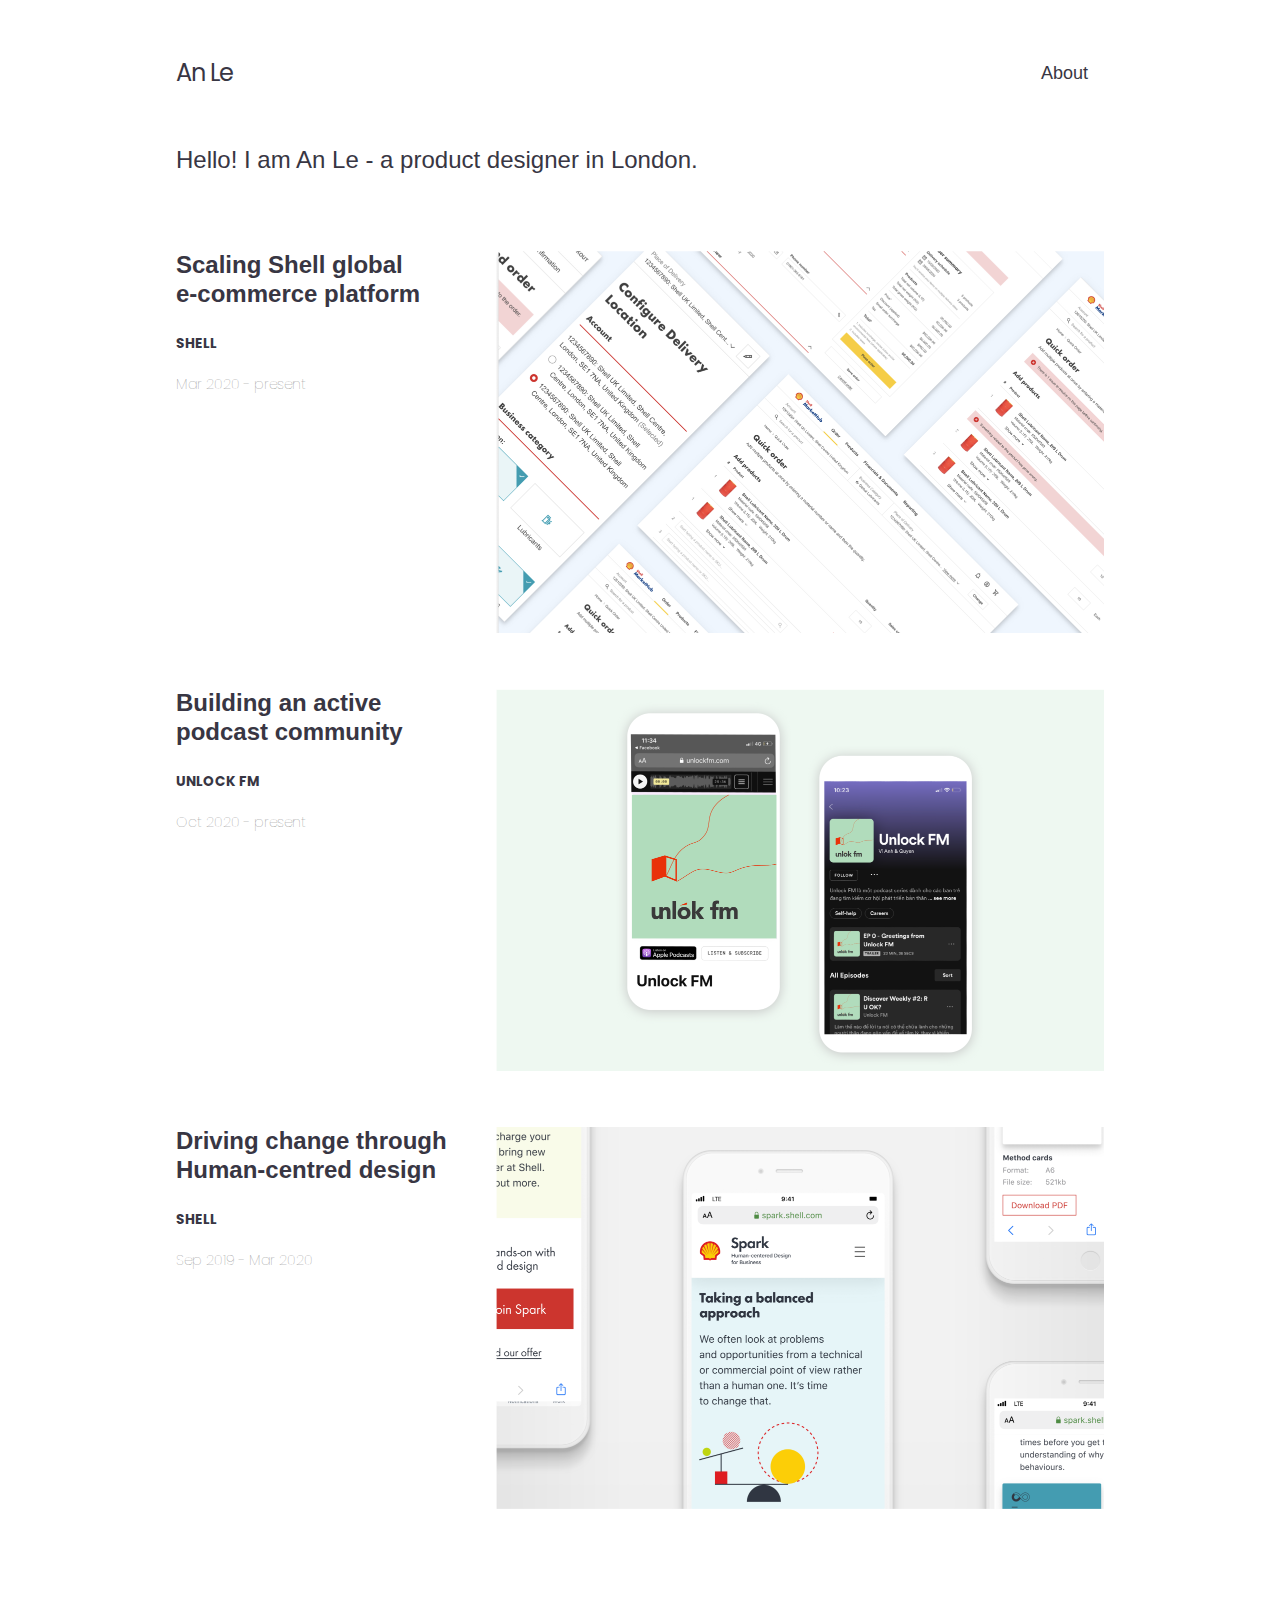
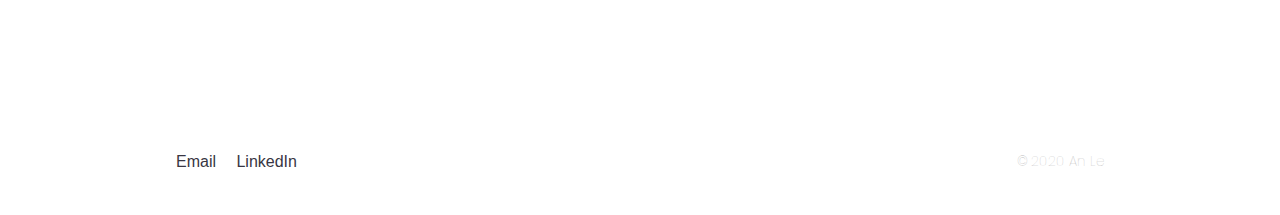
<file: index.html>
<!DOCTYPE html>
<html lang="en">
<head>
    <meta charset="UTF-8">
    <meta name="viewport" content="width=device-width, initial-scale=1.0">
    <title>An Le's Portfolio</title>
    <link href="css/style.css" type="text/css" rel="stylesheet">
    <link href="https://fonts.googleapis.com/css2?family=Poppins:wght@300;500;700&display=swap" rel="stylesheet">


</head>
<body>
    <!--Header-->
    <header>
            <a class="logo" href="index.html">An Le</a>
            <nav>
            <ul class="nav-right">
                
                <li><h3  class="light"><a class="about" href="about.html">About</a></h3></li>
            </ul>
        </nav>
    </header>

    <!--Main-->
    <div class="main">
        <h2 class="light">Hello! I am An Le - a product designer in London.</h2>
    </div>

    <!--Projects-->
    <div class="project">
        <div>
        <a class="title"href="smh.html">
            <h2 class="bold">Scaling Shell global<br>e-commerce platform</h2>
            <p class="company">SHELL</p>
            <p class="date">Mar 2020 - present </p>
        </a>
        </div>
        <div class="image">
            <a href="smh.html">
            <img src="resources/images/smh_home.jpg" data-image-dimensions="608x382" style= "width: 100%; height: 100%; object-fit: cover">
        </div>
    </div>

    <div class="project">
        <div>
        <a class="title"href="unlock.html">
            <h2 class="bold">Building an active <br> podcast community</h2>
            <p class="company">UNLOCK FM</p>
            <p class="date"> Oct 2020 - present</p>
        </a>
        </div>
        <div class="image">
            <a href="unlock.html">
            <img src="resources/images/unlock_home.png" data-image-dimensions="608x382" style= "width: 100%; height: 100%; object-fit: cover">
        </div>
    </div>



    <div class="project">
        <div>
        <a class="title"href="spark.html">
            <h2 class="bold">Driving change through <br> Human-centred design </h2>
            <p class="company">SHELL</p>
            <p class="date">Sep 2019 - Mar 2020 </p>
        </a>
        </div>
        <div class="image">
            <a href="spark.html">
            <img src="resources/images/spark_home.png" data-image-dimensions="608x382" style= "width: 100%; height: 100%; object-fit: cover">
        </div>
    </div>



   
    <!--Footer-->


 <footer>
    <ul>
    <li><a href="mailto:lquynhan@gmail.com" target="_blank">Email</a></li>
    <li><a  href="https://www.linkedin.com/in/an-le-5aa27774/" target="_blank">LinkedIn</a></li>
    </ul>
    <p class="copyright"> © 2020 An Le</p>

</footer>




</body>
</html>
</file>
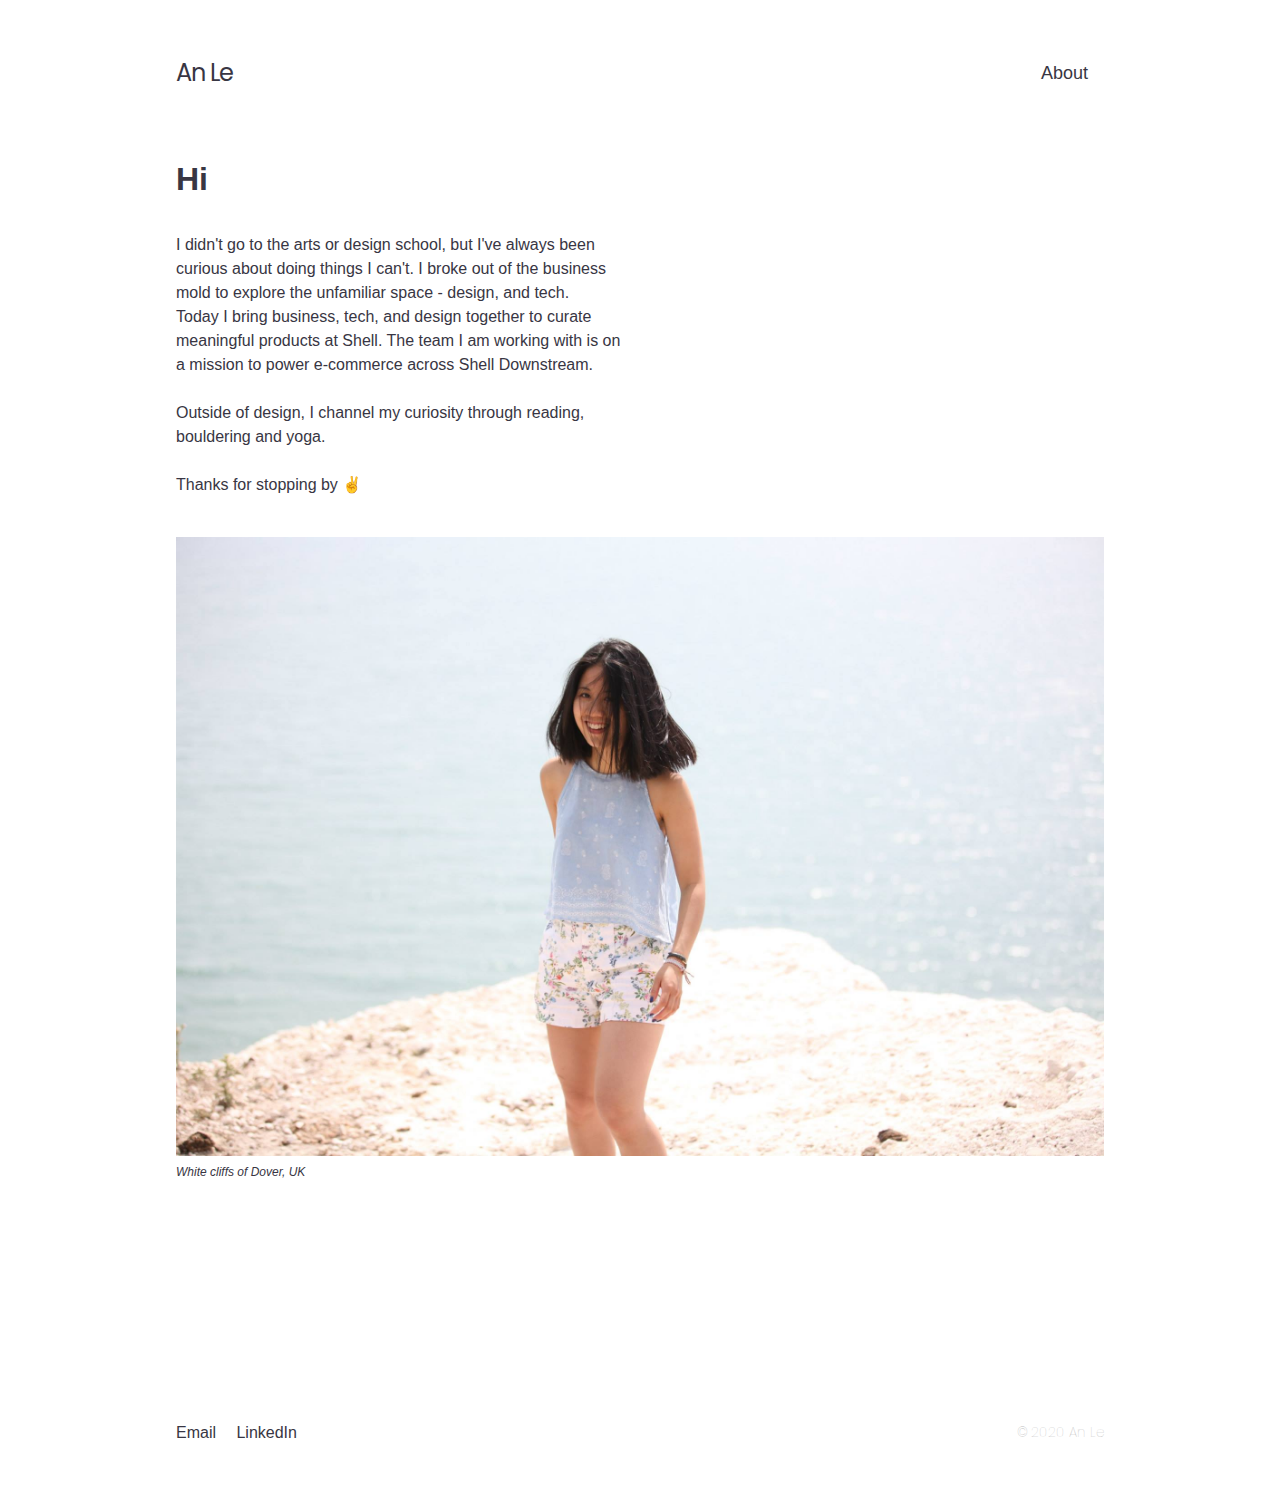
<file: about.html>
<!DOCTYPE html>
<html lang="en">
<head>
    <meta charset="UTF-8">
    <meta name="viewport" content="width=device-width, initial-scale=1.0">
    <title>About</title>
    <link href="css/style.css" type="text/css" rel="stylesheet">
    <link href="https://fonts.googleapis.com/css2?family=Poppins:wght@300;500;700&display=swap" rel="stylesheet">

</head>


<body>
        <!--Header-->
        <header>
                <a class="logo" href="index.html">An Le</a>
                <nav>
                <ul class="nav-right">
                    <li><h3  class="light"><a class="about" href="about.html">About</a></h3></li>
                </ul>
            </nav>
        </header>
    
        <!--Main-->
        <div class="text">
            <div class="phase"> 
                <h1 class="phase-title">Hi</h1><br>
            <p>I didn't go to the arts or design school, but I've always been curious about doing things I can't. I broke out of the business mold to explore the unfamiliar space - design, and tech. <br> Today I bring business, tech, and design together to curate meaningful products at Shell. The team I am working with is on a mission to power e-commerce across Shell Downstream. 
                <br>
                <br>
                Outside of design, I channel my curiosity through reading, bouldering and yoga.<br><br> Thanks for stopping by ✌️</p>
            </div>
        </div>
        <div class="contextual-image">
            <img src="resources/images/spark_about.jpg" data-image-dimensions="608x382" style= "width: 100%; height: 100%; object-fit: cover">
        </div>
        <div class="image-description">
            White cliffs of Dover, UK
        </div>
        
 <!--Footer-->


<footer> 
    <ul>
    <li><a href="mailto:lquynhan@gmail.com" target="_blank">Email</a></li>
    <li><a  href="https://www.linkedin.com/in/an-le-5aa27774/" target="_blank">LinkedIn</a></li>
    </ul>
    <p class="copyright"> © 2020 An Le</p>
    
</footer>

</body>
</html>
</file>
<file: css/style.css>
/*reset*/

* {
    -webkit-font-smoothing: antialiased;
    -moz-osx-font-smoothing: grayscale;
  }
  

html, body, div, span, applet, object, iframe,
h1, h2, h3, h4, h5, h6, p, blockquote, pre,
a, abbr, acronym, address, big, cite, code,
del, dfn, em, img, ins, kbd, q, s, samp,
small, strike, strong, sub, sup, tt, var,
b, u, i, center,
dl, dt, dd, ol, ul, li,
fieldset, form, label, legend,
table, caption, tbody, tfoot, thead, tr, th, td,
article, aside, canvas, details, embed,
figure, figcaption, footer, header, hgroup,
menu, nav, output, ruby, section, summary,
time, mark, audio, video {

  border: 0;
  vertical-align: baseline;
  text-decoration: none;
  margin-block-start: 0em;
    margin-block-end: 0em;
    padding-inline-start: 0px;

}
/* HTML5 display-role reset for older browsers */
article, aside, details, figcaption, figure,
footer, header, hgroup, menu, nav, section {
  display: block;
}
body {
  line-height: 150%;
}
ol, ul {
  list-style: none;
}
blockquote, q {
  quotes: none;
}
blockquote:before, blockquote:after,
q:before, q:after {
  content: '';
  content: none;
}
table {
  border-collapse: collapse;
  border-spacing: 0;
}

a:link {
  text-decoration: none;
}

a:hover {
  text-decoration: none;
}

/*Font*/

body {
    margin: 0;
}

html {
    font-size: 16px;
    font-family: Helvetica, Arial, sans-serif;
    color: #383643;

}


h1 {
    font-size: 2rem;
    font-weight: bold;
    line-height: 110%;
}

h2 {
    font-size: 1.5rem;
    font-weight: bold;
    line-height: 1.2;

}

h3 {
    font-size: 1.125rem;
    font-weight: bold;
    letter-spacing: 0px;


}

h4 {
    font-size: 0.75rem;
    letter-spacing: 0.5px;
    font-family: "poppins";
    font-weight: 700;
    line-height: 130%;
}

p {
    font-size: 1rem;
    letter-spacing: 1%;
    font-weight: normal;

}

.light {
    font-weight: lighter;
}
.bold {
    font-weight: bolder;
}

.normal {
    font-weight: normal;
}

.italic {
    font-style: italic;
}

.logo {
    font-family: "Poppins";
    font-weight: medium;
    font-size: 1.5rem;
    letter-spacing: -0.09375rem;
    min-width: 3.75rem;
    cursor: pointer;
    transition: none;

}


a {
    color: #383643;
    cursor: pointer;

}

nav a:hover {
    color: #000000;
    text-decoration: underline #383643;
    transition: 800ms ease-in 500ms;
}




/*Homepage*/
/*Header*/

/*ol li {
    font-size: 1rem;
    font: 'Helvetica';
    display: list-item;
    list-style-position: inside;
    list-style-type: decimal;
  

}*/
header {
    height: 1.625rem;
    margin: 3.75rem auto 3.75rem auto;
    max-width: 58rem;
    align-items: center;
    width: 100%;
    display: flex;
    position: relative;
    box-sizing: border-box;
    justify-content: flex-end;
    align-items: center;

}

nav li {
    box-sizing: border-box;
    padding: 0 1rem;
    display: inline-block;

}

.logo {
    margin-right: auto;
}




/*Main*/

.main {
    display: flex;
    max-width: 58rem;
    padding: 1.25rem auto 1.25rem auto;
    box-sizing: border-box;
    margin: 2.5rem auto 4.75rem auto;
    border: inherit;

}

/*Projects*/


.project {
    margin: 3.5rem auto 2.5rem auto;
    max-width: 58rem;
    display: flex;
    transition: all 800ms ease-in-out;
}

.project a {

    cursor: pointer;
}

.title {
    flex: 2;
    flex-grow: 1;
    flex-shrink: 1;
    display: inline-block;
    padding-bottom: auto;

}

.bold {
    margin-top: 0;

}

.image {
    display: block;
    flex: 1;
    margin-left: auto;
    flex-grow: 1;
    flex-shrink: 1;
    overflow: hidden;
    max-height: 382px;
    max-width: 608px;
    align-content: flex-start;


}

.image:hover {
    transform: scale(1.0.25);
    transition: 400ms ease-in-out;

}

.title a h2, h5, h6 {
    cursor: pointer;

}

.project:hover h2, .project:hover p {
    color: #177C82;
    transition: 400ms ease-in-out;

}

.company {
    font-size: 0.85rem;
    font-family: "Poppins";
    font-weight: bold;
    margin-top: 1.5rem;
    letter-spacing: 3%;
}


.date {
    font-size: 0.9rem;
    font-family: "Poppins";
    font-weight: 100;
    color: #828282;
    margin: 1rem auto 0 auto;
    padding-bottom: auto;
    letter-spacing: 1%;

}


/*Spark Page*/

/*Header*/


.project-title {
    display: flex;
    margin: 3.5rem auto 1.5rem auto;
    max-width: 58rem;
    align-items: center;
}

/*Overview*/


.overview-image {
    display: flex;
    margin: 0 auto 0 auto;
}

.summary {
    display: flex;
    margin: 20px auto 100px auto;
    background-color: white;
    align-items: flex-start;
    justify-content: center;

}

.section {
    display: inline-block;
    padding: 2rem 1rem;
    width: 18rem;

}


.section-title {
    padding-bottom: 0.5rem;
    margin: 0rem;
    line-height: 1.25rem;
}

.section-text {
    font-size: 0.875rem;
    line-height: 150%;

}

/*Main Content*/


.text {
    display: flex;
    max-width: 58rem;
    margin: 1.5rem auto 1.5rem auto;
    justify-content: flex-end;
    align-items: baseline;

}

.phase {
    display: block;
    width: 100%;
    margin: 1rem auto 1rem 0;
    width: 28rem;


}

.phase-title {
    margin-bottom: 0.75rem;

}

.role-process {
    display: block;
    box-sizing: border-box;
    margin-right: 5rem;
}

p.my-role, p.process {
    margin-bottom: 0.25rem;
    font-size: 0.6rem;
}

.my-role li, .process li {
    font-weight: "light";
    color: #4F4F4F;


}

.process {
    margin-top: 2rem;
    margin-bottom: 0.25rem;
}

.my-role {
    margin-bottom: 0.25rem;

}

.right-section {
    margin: 2rem 0;
}

.image-description {
    display: flex;
    max-width: 58rem;
    margin: 0.2rem auto 0 auto;
    font-size: 0.75rem;
    font-style: italic;
    font-weight: 300;
    justify-content: flex-start;
    line-height: 110%;
}

.contextual-image {
    display: block;
    max-width: 58rem;
    margin: 0 auto 0 auto;
}

.two-images {
    display: flex;
    max-width: 58rem;
    justify-content: flex-start;
    margin: 0 auto 0 auto;

}

/*footer*/


footer {
    height: 1.625rem;
    margin: 15rem auto 2.5rem auto;
    max-width: 58rem;
    align-items: center;
    width: 100%;
    display: flex;
    position: relative;
    box-sizing: border-box;
    justify-content: flex-end;
    align-items: center;

}

footer li {
    font-size: 1rem;
    font-family: Helvetica, Arial, sans-serif;
    color: #383643;
    box-sizing: border-box;
    padding: 0 1rem 0 0;
    display: inline-block;
    
}


.copyright {
    box-sizing: border-box;
    margin-left: auto;
    padding: 0 0rem;
    display: block;
    color: #BDBDBD;
    font-size: 0.85rem;
    font-family: 'poppins';
    font-weight: lighter;
    
}


/*Responsive design*/


@media only screen and (max-width:965px) {

/*Homepage*/

/*Spark*/

.phase,  .project-title {
    margin-left: 1rem;
}

.right-section, header, nav li {
    margin: 0 1rem 0 1rem;
}

.text, .process {
    margin: 1rem 0;
}

header {
    margin-top: 2rem;
}

footer li, .copyright {
    padding: 0 1rem;

}
</file>
